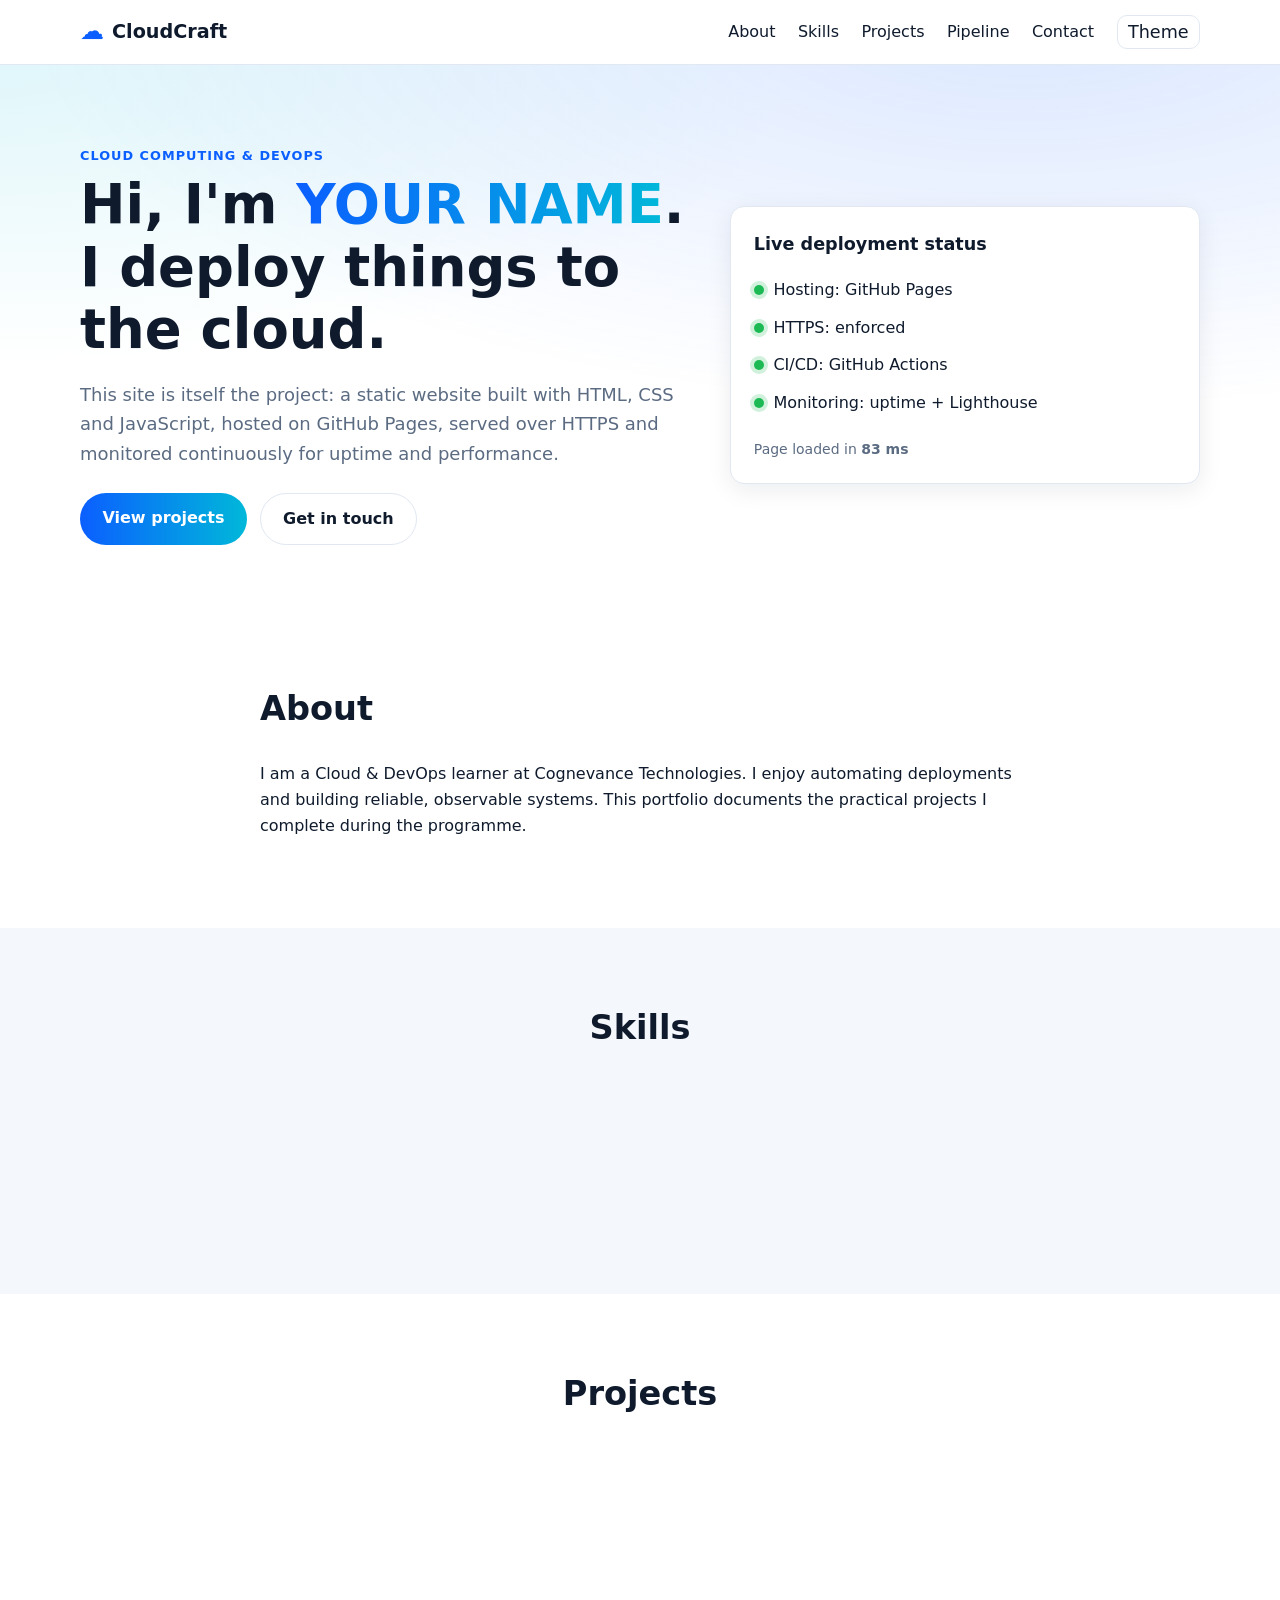
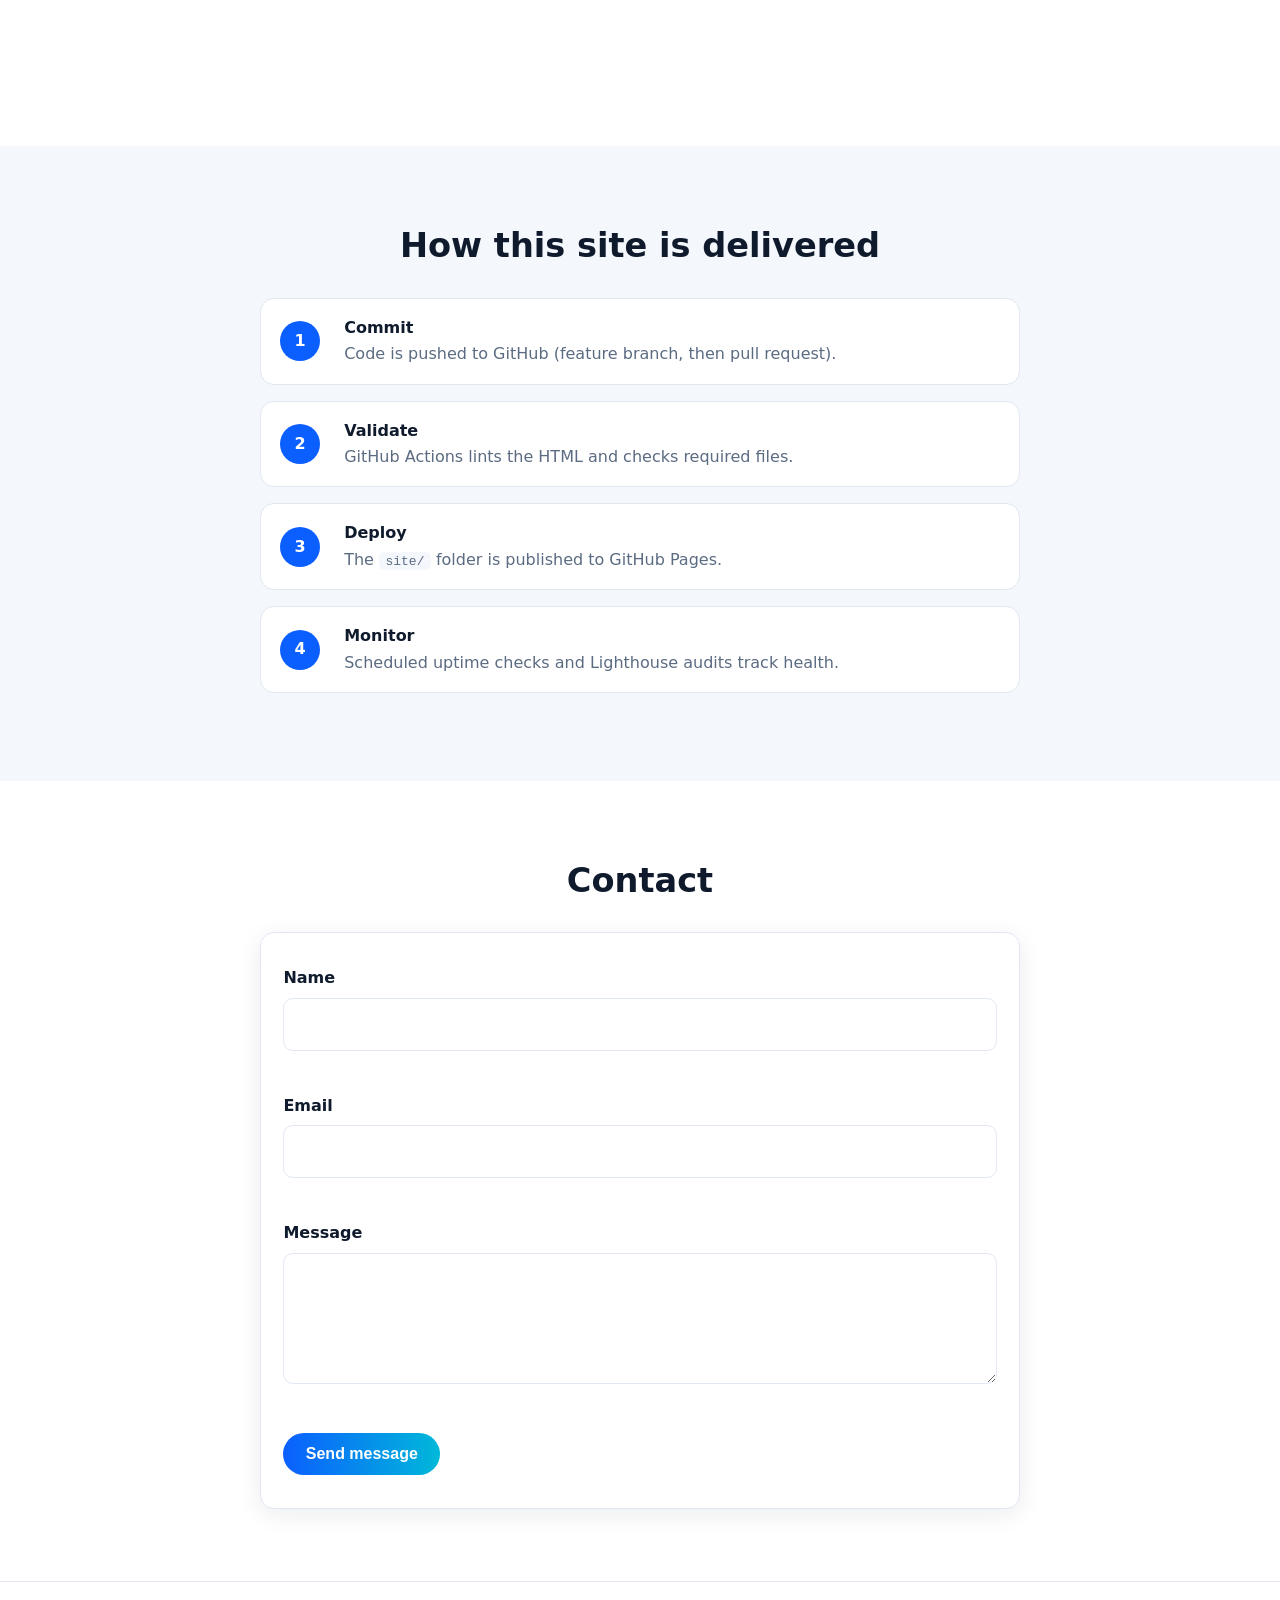
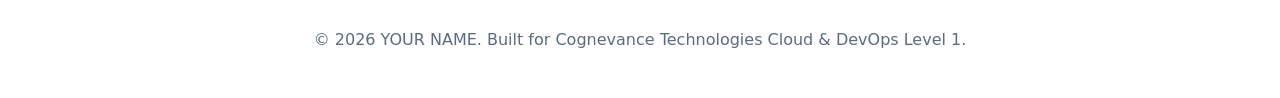
<file: site/index.html>
<!DOCTYPE html>
<html lang="en">
<head>
  <meta charset="UTF-8">
  <meta name="viewport" content="width=device-width, initial-scale=1">
  <title>CloudCraft | Cloud & DevOps Portfolio</title>
  <meta name="description" content="Portfolio of a Cloud & DevOps learner: static hosting, CI/CD, containers, Kubernetes and infrastructure as code.">
  <meta name="theme-color" content="#0b5fff">
  <meta http-equiv="Content-Security-Policy" content="default-src 'self'; img-src 'self' data:; style-src 'self'; script-src 'self'; base-uri 'self'; form-action 'self'; object-src 'none'">
  <meta name="referrer" content="strict-origin-when-cross-origin">
  <meta property="og:title" content="CloudCraft | Cloud & DevOps Portfolio">
  <meta property="og:description" content="Static website deployed with GitHub Pages, monitored with uptime checks and Lighthouse.">
  <meta property="og:type" content="website">
  <link rel="icon" href="assets/favicon.svg" type="image/svg+xml">
  <link rel="stylesheet" href="css/style.css">
</head>
<body>
  <a class="skip" href="#main">Skip to content</a>

  <header class="header">
    <div class="container nav">
      <a href="#home" class="brand" aria-label="CloudCraft home"><span class="logo">&#9729;</span> CloudCraft</a>
      <button class="menu-btn" id="menuBtn" aria-label="Toggle menu" aria-expanded="false" aria-controls="navLinks">&#9776;</button>
      <nav id="navLinks" class="links" aria-label="Main">
        <a href="#about">About</a>
        <a href="#skills">Skills</a>
        <a href="#projects">Projects</a>
        <a href="#pipeline">Pipeline</a>
        <a href="#contact">Contact</a>
        <button id="themeBtn" class="icon-btn" aria-label="Toggle dark mode">Theme</button>
      </nav>
    </div>
  </header>

  <main id="main">
    <section id="home" class="hero">
      <div class="container hero-grid">
        <div>
          <p class="eyebrow">Cloud Computing &amp; DevOps</p>
          <h1>Hi, I'm <span class="grad">YOUR NAME</span>.<br>I deploy things to the cloud.</h1>
          <p class="lead">This site is itself the project: a static website built with HTML, CSS and JavaScript, hosted on GitHub Pages, served over HTTPS and monitored continuously for uptime and performance.</p>
          <div class="cta">
            <a class="btn primary" href="#projects">View projects</a>
            <a class="btn" href="#contact">Get in touch</a>
          </div>
        </div>
        <div class="card status" aria-live="polite">
          <h2>Live deployment status</h2>
          <ul>
            <li><span class="dot ok"></span> Hosting: GitHub Pages</li>
            <li><span class="dot ok"></span> HTTPS: enforced</li>
            <li><span class="dot ok"></span> CI/CD: GitHub Actions</li>
            <li><span class="dot ok"></span> Monitoring: uptime + Lighthouse</li>
          </ul>
          <p class="muted small">Page loaded in <strong id="loadTime">...</strong></p>
        </div>
      </div>
    </section>

    <section id="about" class="section">
      <div class="container narrow reveal">
        <h2>About</h2>
        <p>I am a Cloud &amp; DevOps learner at Cognevance Technologies. I enjoy automating deployments and building reliable, observable systems. This portfolio documents the practical projects I complete during the programme.</p>
      </div>
    </section>

    <section id="skills" class="section alt">
      <div class="container">
        <h2 class="center">Skills</h2>
        <div class="grid">
          <article class="card reveal"><h3>Cloud</h3><p>AWS (S3, EC2, EKS, IAM), Netlify, GitHub Pages</p></article>
          <article class="card reveal"><h3>CI/CD</h3><p>GitHub Actions, Jenkins, Docker Hub</p></article>
          <article class="card reveal"><h3>Containers</h3><p>Docker, Docker Compose, Kubernetes</p></article>
          <article class="card reveal"><h3>IaC &amp; Monitoring</h3><p>Terraform, Prometheus, Grafana, Lighthouse</p></article>
        </div>
      </div>
    </section>

    <section id="projects" class="section">
      <div class="container">
        <h2 class="center">Projects</h2>
        <div class="grid three">
          <article class="card reveal"><span class="tag">Level 1</span><h3>Static Website Deployment</h3><p>This site: GitHub Pages hosting, custom domain, HTTPS, uptime and performance monitoring.</p></article>
          <article class="card reveal"><span class="tag">Level 2</span><h3>CI/CD Pipeline Automation</h3><p>Automated build, test and Docker deployment with GitHub Actions and Docker Hub.</p></article>
          <article class="card reveal"><span class="tag">Level 3</span><h3>Enterprise DevOps Infrastructure</h3><p>Terraform, EKS, Prometheus and Grafana with backup and disaster recovery.</p></article>
        </div>
      </div>
    </section>

    <section id="pipeline" class="section alt">
      <div class="container narrow">
        <h2 class="center">How this site is delivered</h2>
        <ol class="steps">
          <li><strong>Commit</strong><span>Code is pushed to GitHub (feature branch, then pull request).</span></li>
          <li><strong>Validate</strong><span>GitHub Actions lints the HTML and checks required files.</span></li>
          <li><strong>Deploy</strong><span>The <code>site/</code> folder is published to GitHub Pages.</span></li>
          <li><strong>Monitor</strong><span>Scheduled uptime checks and Lighthouse audits track health.</span></li>
        </ol>
      </div>
    </section>

    <section id="contact" class="section">
      <div class="container narrow">
        <h2 class="center">Contact</h2>
        <form id="contactForm" class="card form" novalidate>
          <label for="name">Name</label>
          <input id="name" name="name" type="text" autocomplete="name" required minlength="2">
          <p class="err" data-for="name"></p>

          <label for="email">Email</label>
          <input id="email" name="email" type="email" autocomplete="email" required>
          <p class="err" data-for="email"></p>

          <label for="message">Message</label>
          <textarea id="message" name="message" rows="4" required minlength="10"></textarea>
          <p class="err" data-for="message"></p>

          <button class="btn primary" type="submit">Send message</button>
          <p id="formStatus" class="muted" role="status"></p>
        </form>
      </div>
    </section>
  </main>

  <footer class="footer">
    <div class="container">
      <p>&copy; <span id="year">2026</span> YOUR NAME. Built for Cognevance Technologies Cloud &amp; DevOps Level 1.</p>
    </div>
  </footer>

  <script src="js/main.js" defer></script>
</body>
</html>
</file>
<file: site/css/style.css>
:root{
  --bg:#ffffff; --bg-alt:#f4f7fb; --text:#0f1b2d; --muted:#5b6b82; --card:#ffffff;
  --border:#e1e8f2; --primary:#0b5fff; --primary-2:#00b8d9; --ok:#1db954; --radius:14px;
  --shadow:0 6px 24px rgba(15,27,45,.08);
  --font:system-ui,-apple-system,"Segoe UI",Roboto,Helvetica,Arial,sans-serif;
}
:root[data-theme="dark"]{
  --bg:#0b1220; --bg-alt:#0f1a2e; --text:#e8eefb; --muted:#9db0cc; --card:#121e35;
  --border:#22314f; --shadow:0 6px 24px rgba(0,0,0,.4);
}
*{box-sizing:border-box}
html{scroll-behavior:smooth;scroll-padding-top:72px}
body{margin:0;font-family:var(--font);background:var(--bg);color:var(--text);line-height:1.65;-webkit-font-smoothing:antialiased}
img{max-width:100%;height:auto}
a{color:var(--primary)}
.container{width:min(1120px,92%);margin-inline:auto}
.narrow{width:min(760px,92%)}
.center{text-align:center}
.muted{color:var(--muted)} .small{font-size:.875rem}
.skip{position:absolute;left:-999px;top:0;background:var(--primary);color:#fff;padding:.5rem 1rem;z-index:100}
.skip:focus{left:8px;top:8px}
:focus-visible{outline:3px solid var(--primary-2);outline-offset:2px}

/* Header */
.header{position:sticky;top:0;z-index:50;background:color-mix(in srgb,var(--bg) 88%,transparent);backdrop-filter:blur(10px);border-bottom:1px solid var(--border)}
.nav{display:flex;align-items:center;justify-content:space-between;height:64px}
.brand{display:flex;gap:.5rem;align-items:center;font-weight:800;font-size:1.2rem;color:var(--text);text-decoration:none}
.logo{color:var(--primary);font-size:1.5rem}
.links{display:flex;align-items:center;gap:1.4rem}
.links a{color:var(--text);text-decoration:none;font-weight:500}
.links a:hover{color:var(--primary)}
.menu-btn,.icon-btn{font-family:inherit;background:none;border:1px solid var(--border);color:var(--text);border-radius:10px;cursor:pointer;font-size:1.1rem;padding:.35rem .65rem}
.menu-btn{display:none}

/* Hero */
.hero{padding:5rem 0 4rem;background:radial-gradient(1000px 400px at 80% -10%,rgba(11,95,255,.15),transparent),radial-gradient(800px 300px at 0% 0%,rgba(0,184,217,.12),transparent)}
.hero-grid{display:grid;grid-template-columns:1.3fr 1fr;gap:2.5rem;align-items:center}
.eyebrow{color:var(--primary);font-weight:700;letter-spacing:.08em;text-transform:uppercase;font-size:.8rem;margin:0 0 .5rem}
h1{font-size:clamp(2rem,5vw,3.4rem);line-height:1.15;margin:.2rem 0 1rem}
h2{font-size:clamp(1.5rem,3vw,2.1rem);margin:0 0 1.5rem}
h3{margin:.4rem 0}
.grad{background:linear-gradient(90deg,var(--primary),var(--primary-2));-webkit-background-clip:text;background-clip:text;color:transparent}
.lead{font-size:1.125rem;color:var(--muted);max-width:60ch}
.cta{display:flex;gap:.8rem;flex-wrap:wrap;margin-top:1.5rem}
.btn{display:inline-block;padding:.75rem 1.4rem;border-radius:999px;border:1px solid var(--border);font-weight:600;text-decoration:none;color:var(--text);background:var(--card);cursor:pointer;font-size:1rem;transition:transform .15s,box-shadow .15s}
.btn:hover{transform:translateY(-2px);box-shadow:var(--shadow)}
.btn.primary{background:linear-gradient(90deg,var(--primary),var(--primary-2));color:#fff;border:0}

/* Sections & cards */
.section{padding:4.5rem 0}
.section.alt{background:var(--bg-alt)}
.grid{display:grid;grid-template-columns:repeat(auto-fit,minmax(220px,1fr));gap:1.2rem}
.grid.three{grid-template-columns:repeat(auto-fit,minmax(260px,1fr))}
.card{background:var(--card);border:1px solid var(--border);border-radius:var(--radius);padding:1.4rem;box-shadow:var(--shadow)}
.card p{margin:.3rem 0 0;color:var(--muted)}
.tag{display:inline-block;background:rgba(11,95,255,.12);color:var(--primary);font-size:.75rem;font-weight:700;padding:.2rem .6rem;border-radius:999px}
.status ul{list-style:none;padding:0;margin:0 0 1rem}
.status li{display:flex;align-items:center;gap:.6rem;padding:.35rem 0}
.status h2{font-size:1.1rem;margin-bottom:.8rem}
.dot{width:10px;height:10px;border-radius:50%;background:var(--muted);display:inline-block}
.dot.ok{background:var(--ok);box-shadow:0 0 0 4px rgba(29,185,84,.2)}
code{background:var(--bg-alt);padding:.1rem .4rem;border-radius:6px}

/* Steps */
.steps{list-style:none;counter-reset:s;padding:0;display:grid;gap:1rem}
.steps li{counter-increment:s;display:grid;grid-template-columns:48px 1fr;column-gap:1rem;align-items:center;background:var(--card);border:1px solid var(--border);border-radius:var(--radius);padding:1rem 1.2rem}
.steps li::before{content:counter(s);grid-row:span 2;width:40px;height:40px;border-radius:50%;display:grid;place-items:center;background:var(--primary);color:#fff;font-weight:700}
.steps span{color:var(--muted)}

/* Form */
.form{display:grid;gap:.4rem}
label{font-weight:600;margin-top:.6rem}
input,textarea{width:100%;padding:.75rem .9rem;border:1px solid var(--border);border-radius:10px;background:var(--bg);color:var(--text);font:inherit}
input:focus,textarea:focus{border-color:var(--primary);outline:none;box-shadow:0 0 0 3px rgba(11,95,255,.2)}
input.invalid,textarea.invalid{border-color:#e5484d}
.err{color:#e5484d;font-size:.85rem;min-height:1.1em;margin:0}
.form .btn{margin-top:1rem;justify-self:start}

.footer{border-top:1px solid var(--border);padding:1.8rem 0;text-align:center;color:var(--muted)}

/* Scroll reveal */
.reveal{opacity:0;transform:translateY(16px);transition:opacity .6s,transform .6s}
.reveal.visible{opacity:1;transform:none}
@media (prefers-reduced-motion:reduce){*{transition:none!important;scroll-behavior:auto!important}.reveal{opacity:1;transform:none}}

/* Responsive */
@media (max-width:820px){
  .hero-grid{grid-template-columns:1fr}
  .menu-btn{display:block}
  .links{position:absolute;top:64px;left:0;right:0;flex-direction:column;align-items:flex-start;gap:0;background:var(--bg);border-bottom:1px solid var(--border);padding:.5rem 4%;display:none}
  .links.open{display:flex}
  .links a,.links .icon-btn{padding:.8rem 0;width:100%;text-align:left;border:0}
  .hero{padding:3rem 0}
}
</file>
